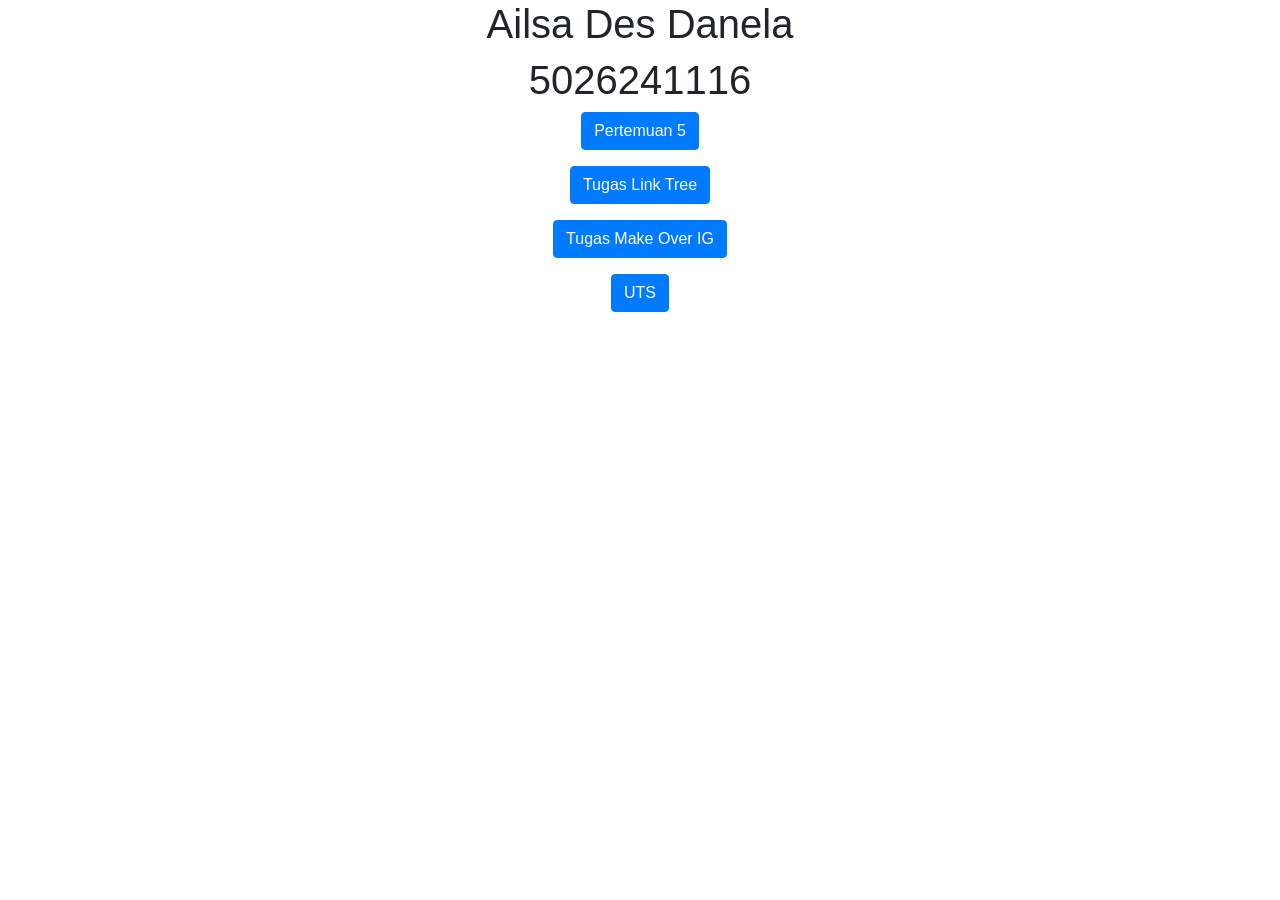
<file: index.html>
<!DOCTYPE html>
<html lang="en">

<head>
    <title>Bootstrap 4 Example</title>
    <meta charset="utf-8">
    <meta name="viewport" content="width=device-width, initial-scale=1">
    <link rel="stylesheet" href="https://cdn.jsdelivr.net/npm/bootstrap@4.6.2/dist/css/bootstrap.min.css">
    <script src="https://cdn.jsdelivr.net/npm/jquery@3.7.1/dist/jquery.slim.min.js"></script>
    <script src="https://cdn.jsdelivr.net/npm/popper.js@1.16.1/dist/umd/popper.min.js"></script>
    <script src="https://cdn.jsdelivr.net/npm/bootstrap@4.6.2/dist/js/bootstrap.bundle.min.js"></script>
</head>

<body>

    <div class="container">
        <center>
            <h1>Ailsa Des Danela</h1>
            <h1>5026241116</h1>
            <p><a href="pertemuan5.html" target="_blank"><button class="btn btn-primary">Pertemuan 5</button></a></p>
            <p><a href="linktree.html" target="_blank"><button class="btn btn-primary">Tugas Link Tree</button></a></p>
            <p><a href="makeOverIG.html" target="_blank"><button class="btn btn-primary">Tugas Make Over IG</button></a></p>
            <p><a href="" target="_blank"></a><button class="btn btn-primary">UTS</button></a></p>
        </center>
    </div>

</body>
</html>
</file>
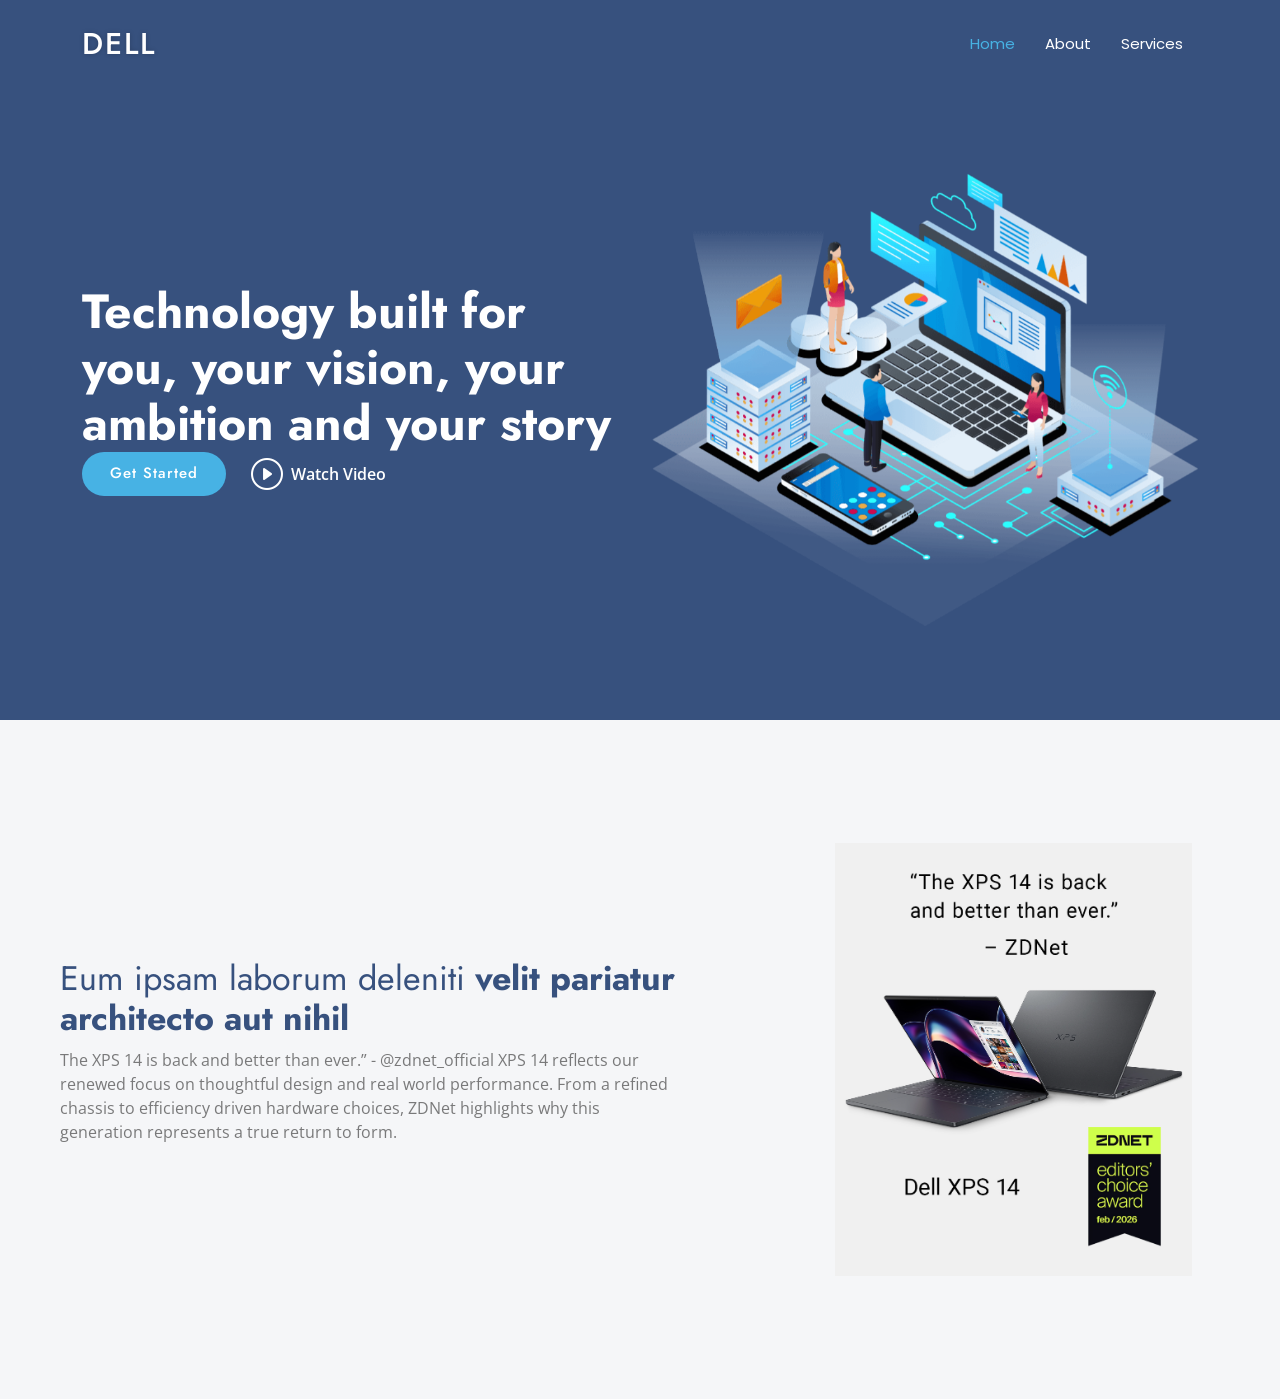
<file: pertemuan5.html>
<!DOCTYPE html>
<html lang="en">

<head>
    <meta charset="utf-8">
    <meta content="width=device-width, initial-scale=1.0" name="viewport">
    <title>DELL</title>
    <meta name="description" content="">
    <meta name="keywords" content="">

    <!-- Favicons -->
    <link href="assets/img/favicon.png" rel="icon">
    <link href="assets/img/apple-touch-icon.png" rel="apple-touch-icon">

    <!-- Fonts -->
    <link href="https://fonts.googleapis.com" rel="preconnect">
    <link href="https://fonts.gstatic.com" rel="preconnect" crossorigin>
    <link
        href="https://fonts.googleapis.com/css2?family=Open+Sans:ital,wght@0,300;0,400;0,500;0,600;0,700;0,800;1,300;1,400;1,500;1,600;1,700;1,800&family=Poppins:ital,wght@0,100;0,200;0,300;0,400;0,500;0,600;0,700;0,800;0,900;1,100;1,200;1,300;1,400;1,500;1,600;1,700;1,800;1,900&family=Jost:ital,wght@0,100;0,200;0,300;0,400;0,500;0,600;0,700;0,800;0,900;1,100;1,200;1,300;1,400;1,500;1,600;1,700;1,800;1,900&display=swap"
        rel="stylesheet">

    <!-- Vendor CSS Files -->
    <link href="assets/vendor/bootstrap/css/bootstrap.min.css" rel="stylesheet">
    <link href="assets/vendor/bootstrap-icons/bootstrap-icons.css" rel="stylesheet">
    <link href="assets/vendor/aos/aos.css" rel="stylesheet">
    <link href="assets/vendor/glightbox/css/glightbox.min.css" rel="stylesheet">
    <link href="assets/vendor/swiper/swiper-bundle.min.css" rel="stylesheet">

    <!-- Main CSS File -->
    <link href="assets/css/main.css" rel="stylesheet">

    <!-- =======================================================
  * Template Name: Arsha
  * Template URL: https://bootstrapmade.com/arsha-free-bootstrap-html-template-corporate/
  * Updated: Feb 22 2025 with Bootstrap v5.3.3
  * Author: BootstrapMade.com
  * License: https://bootstrapmade.com/license/
  ======================================================== -->
</head>

<body class="index-page">
    <header id="header" class="header d-flex align-items-center fixed-top">
        <div class="container-fluid container-xl position-relative d-flex align-items-center">

            <a href="index.html" class="logo d-flex align-items-center me-auto">
                <!-- Uncomment the line below if you also wish to use an image logo -->
                <!-- <img src="assets/img/logo.webp" alt=""> -->
                <h1 class="sitename">DELL</h1>
            </a>

            <nav id="navmenu" class="navmenu">
                <ul>
                    <li><a href="#hero" class="active">Home</a></li>
                    <li><a href="#about">About</a></li>
                    <li><a href="#services">Services</a></li>
                    <ul>
                        <i class="mobile-nav-toggle d-xl-none bi bi-list"></i>
            </nav>

        </div>
    </header>

    <main class="main">
        <!-- Hero Section -->
        <section id="hero" class="hero section dark-background">

            <div class="container">
                <div class="row gy-4">
                    <div class="col-lg-6 order-2 order-lg-1 d-flex flex-column justify-content-center"
                        data-aos="zoom-out">
                        <h1>Technology built for you, your vision, your ambition and your story</h1>

                        <div class="d-flex">
                            <a href="#about" class="btn-get-started">Get Started</a>
                            <a href="visitstore.bio/dell?tab=ig"
                                class="glightbox btn-watch-video d-flex align-items-center"><i
                                    class="bi bi-play-circle"></i><span>Watch Video</span></a>
                        </div>
                    </div>
                    <div class="col-lg-6 order-1 order-lg-2 hero-img" data-aos="zoom-out" data-aos-delay="200">
                        <img src="assets/img/hero-img.png" class="img-fluid animated" alt="">
                    </div>
                </div>
            </div>

        </section><!-- /Hero Section -->

        <!-- Why Us Section -->
        <section id="why-us" class="section why-us light-background" data-builder="section">

            <div class="container-fluid">

                <div class="row gy-4">

                    <div class="col-lg-7 d-flex flex-column justify-content-center order-2 order-lg-1">

                        <div class="content px-xl-5" data-aos="fade-up" data-aos-delay="100">
                            <h3><span>Eum ipsam laborum deleniti </span><strong>velit pariatur architecto aut
                                    nihil</strong></h3>
                            <p>
                                The XPS 14 is back and better than ever.” - @zdnet_official
                                XPS 14 reflects our renewed focus on thoughtful design and real world performance. From
                                a refined chassis to efficiency driven hardware choices, ZDNet highlights why this
                                generation represents a true return to form.

                            </p>
                        </div>

                    </div>


                    <div class="col-lg-5 order-1 order-lg-2 why-us-img">
                        <img src="assets/img/FOTO DELL.png" class="img-fluid" alt="" data-aos="zoom-in"
                            data-aos-delay="100">
                    </div>
                </div>

            </div>

        </section><!-- /Why Us Section -->
    </main>


    <!-- Scroll Top -->
    <a href="#" id="scroll-top" class="scroll-top d-flex align-items-center justify-content-center"><i
            class="bi bi-arrow-up-short"></i></a>

    <!-- Preloader -->
    <div id="preloader"></div>

    <!-- Vendor JS Files -->
    <script src="assets/vendor/bootstrap/js/bootstrap.bundle.min.js"></script>
    <script src="assets/vendor/php-email-form/validate.js"></script>
    <script src="assets/vendor/aos/aos.js"></script>
    <script src="assets/vendor/glightbox/js/glightbox.min.js"></script>
    <script src="assets/vendor/swiper/swiper-bundle.min.js"></script>
    <script src="assets/vendor/waypoints/noframework.waypoints.js"></script>
    <script src="assets/vendor/imagesloaded/imagesloaded.pkgd.min.js"></script>
    <script src="assets/vendor/isotope-layout/isotope.pkgd.min.js"></script>

    <!-- Main JS File -->
    <script src="assets/js/main.js"></script>

</body>

</html>
</file>
<file: assets/css/main.css>
/**
* Template Name: Arsha
* Template URL: https://bootstrapmade.com/arsha-free-bootstrap-html-template-corporate/
* Updated: Feb 22 2025 with Bootstrap v5.3.3
* Author: BootstrapMade.com
* License: https://bootstrapmade.com/license/
*/

/*--------------------------------------------------------------
# Font & Color Variables
# Help: https://bootstrapmade.com/color-system/
--------------------------------------------------------------*/
/* Fonts */
:root {
  --default-font: "Open Sans",  system-ui, -apple-system, "Segoe UI", Roboto, "Helvetica Neue", Arial, "Noto Sans", "Liberation Sans", sans-serif, "Apple Color Emoji", "Segoe UI Emoji", "Segoe UI Symbol", "Noto Color Emoji";
  --heading-font: "Jost",  sans-serif;
  --nav-font: "Poppins",  sans-serif;
}

/* Global Colors - The following color variables are used throughout the website. Updating them here will change the color scheme of the entire website */
:root { 
  --background-color: #ffffff; /* Background color for the entire website, including individual sections */
  --default-color: #444444; /* Default color used for the majority of the text content across the entire website */
  --heading-color: #37517e; /* Color for headings, subheadings and title throughout the website */
  --accent-color: #47b2e4; /* Accent color that represents your brand on the website. It's used for buttons, links, and other elements that need to stand out */
  --surface-color: #ffffff; /* The surface color is used as a background of boxed elements within sections, such as cards, icon boxes, or other elements that require a visual separation from the global background. */
  --contrast-color: #ffffff; /* Contrast color for text, ensuring readability against backgrounds of accent, heading, or default colors. */
}

/* Nav Menu Colors - The following color variables are used specifically for the navigation menu. They are separate from the global colors to allow for more customization options */
:root {
  --nav-color: #ffffff;  /* The default color of the main navmenu links */
  --nav-hover-color: #47b2e4; /* Applied to main navmenu links when they are hovered over or active */
  --nav-mobile-background-color: #ffffff; /* Used as the background color for mobile navigation menu */
  --nav-dropdown-background-color: #ffffff; /* Used as the background color for dropdown items that appear when hovering over primary navigation items */
  --nav-dropdown-color: #444444; /* Used for navigation links of the dropdown items in the navigation menu. */
  --nav-dropdown-hover-color: #47b2e4; /* Similar to --nav-hover-color, this color is applied to dropdown navigation links when they are hovered over. */
}

/* Color Presets - These classes override global colors when applied to any section or element, providing reuse of the sam color scheme. */

.light-background {
  --background-color: #f5f6f8;
  --surface-color: #ffffff;
}

.dark-background {
  --background-color: #37517e;
  --default-color: #ffffff;
  --heading-color: #ffffff;
  --surface-color: #4668a2;
  --contrast-color: #ffffff;
}

/* Smooth scroll */
:root {
  scroll-behavior: smooth;
}

/*--------------------------------------------------------------
# General Styling & Shared Classes
--------------------------------------------------------------*/
body {
  color: var(--default-color);
  background-color: var(--background-color);
  font-family: var(--default-font);
}

a {
  color: var(--accent-color);
  text-decoration: none;
  transition: 0.3s;
}

a:hover {
  color: color-mix(in srgb, var(--accent-color), transparent 25%);
  text-decoration: none;
}

h1,
h2,
h3,
h4,
h5,
h6 {
  color: var(--heading-color);
  font-family: var(--heading-font);
}

/* PHP Email Form Messages
------------------------------*/
.php-email-form .error-message {
  display: none;
  background: #df1529;
  color: #ffffff;
  text-align: left;
  padding: 15px;
  margin-bottom: 24px;
  font-weight: 600;
}

.php-email-form .sent-message {
  display: none;
  color: #ffffff;
  background: #059652;
  text-align: center;
  padding: 15px;
  margin-bottom: 24px;
  font-weight: 600;
}

.php-email-form .loading {
  display: none;
  background: var(--surface-color);
  text-align: center;
  padding: 15px;
  margin-bottom: 24px;
}

.php-email-form .loading:before {
  content: "";
  display: inline-block;
  border-radius: 50%;
  width: 24px;
  height: 24px;
  margin: 0 10px -6px 0;
  border: 3px solid var(--accent-color);
  border-top-color: var(--surface-color);
  animation: php-email-form-loading 1s linear infinite;
}

@keyframes php-email-form-loading {
  0% {
    transform: rotate(0deg);
  }

  100% {
    transform: rotate(360deg);
  }
}

/*--------------------------------------------------------------
# Global Header
--------------------------------------------------------------*/
.header {
  --background-color: #3d4d6a;
  --heading-color: #ffffff;
  color: var(--default-color);
  background-color: var(--background-color);
  padding: 15px 0;
  transition: all 0.5s;
  z-index: 997;
}

.header .logo {
  line-height: 1;
}

.header .logo img {
  max-height: 36px;
  margin-right: 8px;
}

.header .logo h1 {
  font-size: 30px;
  margin: 0;
  font-weight: 500;
  color: var(--heading-color);
  letter-spacing: 2px;
  text-transform: uppercase;
}

.header .btn-getstarted,
.header .btn-getstarted:focus {
  color: var(--contrast-color);
  background: var(--accent-color);
  font-size: 14px;
  padding: 8px 25px;
  margin: 0 0 0 30px;
  border-radius: 50px;
  transition: 0.3s;
}

.header .btn-getstarted:hover,
.header .btn-getstarted:focus:hover {
  color: var(--contrast-color);
  background: color-mix(in srgb, var(--accent-color), transparent 15%);
}

@media (max-width: 1200px) {
  .header .logo {
    order: 1;
  }

  .header .btn-getstarted {
    order: 2;
    margin: 0 15px 0 0;
    padding: 6px 15px;
  }

  .header .navmenu {
    order: 3;
  }
}

/* Index Page Header
------------------------------*/
.index-page .header {
  --background-color: rgba(255, 255, 255, 0);
  --heading-color: #ffffff;
  --nav-color: #ffffff;
}

/* Index Page Header on Scroll
------------------------------*/
.index-page.scrolled .header {
  --background-color: rgba(40, 58, 90, 0.9);
}

/*--------------------------------------------------------------
# Navigation Menu
--------------------------------------------------------------*/
/* Desktop Navigation */
@media (min-width: 1200px) {
  .navmenu {
    padding: 0;
  }

  .navmenu ul {
    margin: 0;
    padding: 0;
    display: flex;
    list-style: none;
    align-items: center;
  }

  .navmenu li {
    position: relative;
  }

  .navmenu a,
  .navmenu a:focus {
    color: var(--nav-color);
    padding: 18px 15px;
    font-size: 15px;
    font-family: var(--nav-font);
    font-weight: 400;
    display: flex;
    align-items: center;
    justify-content: space-between;
    white-space: nowrap;
    transition: 0.3s;
  }

  .navmenu a i,
  .navmenu a:focus i {
    font-size: 12px;
    line-height: 0;
    margin-left: 5px;
    transition: 0.3s;
  }

  .navmenu li:last-child a {
    padding-right: 0;
  }

  .navmenu li:hover>a,
  .navmenu .active,
  .navmenu .active:focus {
    color: var(--nav-hover-color);
  }

  .navmenu .dropdown ul {
    margin: 0;
    padding: 10px 0;
    background: var(--nav-dropdown-background-color);
    display: block;
    position: absolute;
    visibility: hidden;
    left: 14px;
    top: 130%;
    opacity: 0;
    transition: 0.3s;
    border-radius: 4px;
    z-index: 99;
    box-shadow: 0px 0px 30px rgba(0, 0, 0, 0.1);
  }

  .navmenu .dropdown ul li {
    min-width: 200px;
  }

  .navmenu .dropdown ul a {
    padding: 10px 20px;
    font-size: 15px;
    text-transform: none;
    color: var(--nav-dropdown-color);
  }

  .navmenu .dropdown ul a i {
    font-size: 12px;
  }

  .navmenu .dropdown ul a:hover,
  .navmenu .dropdown ul .active:hover,
  .navmenu .dropdown ul li:hover>a {
    color: var(--nav-dropdown-hover-color);
  }

  .navmenu .dropdown:hover>ul {
    opacity: 1;
    top: 100%;
    visibility: visible;
  }

  .navmenu .dropdown .dropdown ul {
    top: 0;
    left: -90%;
    visibility: hidden;
  }

  .navmenu .dropdown .dropdown:hover>ul {
    opacity: 1;
    top: 0;
    left: -100%;
    visibility: visible;
  }

  .navmenu .megamenu {
    position: static;
  }

  .navmenu .megamenu ul {
    margin: 0;
    padding: 10px;
    background: var(--nav-dropdown-background-color);
    box-shadow: 0px 0px 20px rgba(0, 0, 0, 0.1);
    position: absolute;
    top: 130%;
    left: 0;
    right: 0;
    visibility: hidden;
    opacity: 0;
    display: flex;
    transition: 0.3s;
    border-radius: 4px;
    z-index: 99;
  }

  .navmenu .megamenu ul li {
    flex: 1;
  }

  .navmenu .megamenu ul li a,
  .navmenu .megamenu ul li:hover>a {
    padding: 10px 20px;
    font-size: 15px;
    color: var(--nav-dropdown-color);
  }

  .navmenu .megamenu ul li a:hover,
  .navmenu .megamenu ul li .active,
  .navmenu .megamenu ul li .active:hover {
    color: var(--nav-dropdown-hover-color);
  }

  .navmenu .megamenu:hover>ul {
    opacity: 1;
    top: 100%;
    visibility: visible;
  }

  .navmenu .dd-box-shadow {
    box-shadow: 0px 0px 30px rgba(0, 0, 0, 0.1);
  }
}

/* Mobile Navigation */
@media (max-width: 1199px) {
  .mobile-nav-toggle {
    color: var(--nav-color);
    font-size: 28px;
    line-height: 0;
    margin-right: 10px;
    cursor: pointer;
    transition: color 0.3s;
  }

  .navmenu {
    padding: 0;
    z-index: 9997;
  }

  .navmenu ul {
    display: none;
    list-style: none;
    position: absolute;
    inset: 60px 20px 20px 20px;
    padding: 10px 0;
    margin: 0;
    border-radius: 6px;
    background-color: var(--nav-mobile-background-color);
    overflow-y: auto;
    transition: 0.3s;
    z-index: 9998;
    box-shadow: 0px 0px 30px rgba(0, 0, 0, 0.1);
  }

  .navmenu a,
  .navmenu a:focus {
    color: var(--nav-dropdown-color);
    padding: 10px 20px;
    font-family: var(--nav-font);
    font-size: 17px;
    font-weight: 500;
    display: flex;
    align-items: center;
    justify-content: space-between;
    white-space: nowrap;
    transition: 0.3s;
  }

  .navmenu a i,
  .navmenu a:focus i {
    font-size: 12px;
    line-height: 0;
    margin-left: 5px;
    width: 30px;
    height: 30px;
    display: flex;
    align-items: center;
    justify-content: center;
    border-radius: 50%;
    transition: 0.3s;
    background-color: color-mix(in srgb, var(--accent-color), transparent 90%);
  }

  .navmenu a i:hover,
  .navmenu a:focus i:hover {
    background-color: var(--accent-color);
    color: var(--contrast-color);
  }

  .navmenu a:hover,
  .navmenu .active,
  .navmenu .active:focus {
    color: var(--nav-dropdown-hover-color);
  }

  .navmenu .active i,
  .navmenu .active:focus i {
    background-color: var(--accent-color);
    color: var(--contrast-color);
    transform: rotate(180deg);
  }

  .navmenu .dropdown ul {
    position: static;
    display: none;
    z-index: 99;
    padding: 10px 0;
    margin: 10px 20px;
    background-color: var(--nav-dropdown-background-color);
    border: 1px solid color-mix(in srgb, var(--default-color), transparent 90%);
    box-shadow: none;
    transition: all 0.5s ease-in-out;
  }

  .navmenu .dropdown ul ul {
    background-color: rgba(33, 37, 41, 0.1);
  }

  .navmenu .dropdown>.dropdown-active {
    display: block;
    background-color: rgba(33, 37, 41, 0.03);
  }

  .mobile-nav-active {
    overflow: hidden;
  }

  .mobile-nav-active .mobile-nav-toggle {
    color: #fff;
    position: absolute;
    font-size: 32px;
    top: 15px;
    right: 15px;
    margin-right: 0;
    z-index: 9999;
  }

  .mobile-nav-active .navmenu {
    position: fixed;
    overflow: hidden;
    inset: 0;
    background: rgba(33, 37, 41, 0.8);
    transition: 0.3s;
  }

  .mobile-nav-active .navmenu>ul {
    display: block;
  }
}

/*--------------------------------------------------------------
# Global Footer
--------------------------------------------------------------*/
.footer {
  color: var(--default-color);
  background-color: var(--background-color);
  font-size: 14px;
  padding-bottom: 50px;
  position: relative;
}

.footer .footer-newsletter {
  background-color: color-mix(in srgb, var(--heading-color), transparent 95%);
  padding: 50px 0;
}

.footer .footer-newsletter h4 {
  font-size: 24px;
}

.footer .footer-newsletter .newsletter-form {
  margin-top: 30px;
  margin-bottom: 15px;
  padding: 6px 8px;
  position: relative;
  background-color: color-mix(in srgb, var(--background-color), transparent 50%);
  border: 1px solid color-mix(in srgb, var(--default-color), transparent 90%);
  box-shadow: 0px 2px 25px rgba(0, 0, 0, 0.1);
  display: flex;
  transition: 0.3s;
  border-radius: 50px;
}

.footer .footer-newsletter .newsletter-form:focus-within {
  border-color: var(--accent-color);
}

.footer .footer-newsletter .newsletter-form input[type=email] {
  border: 0;
  padding: 4px;
  width: 100%;
  background-color: color-mix(in srgb, var(--background-color), transparent 50%);
  color: var(--default-color);
}

.footer .footer-newsletter .newsletter-form input[type=email]:focus-visible {
  outline: none;
}

.footer .footer-newsletter .newsletter-form input[type=submit] {
  border: 0;
  font-size: 16px;
  padding: 0 20px;
  margin: -7px -8px -7px 0;
  background: var(--accent-color);
  color: var(--contrast-color);
  transition: 0.3s;
  border-radius: 50px;
}

.footer .footer-newsletter .newsletter-form input[type=submit]:hover {
  background: color-mix(in srgb, var(--accent-color), transparent 20%);
}

.footer .footer-top {
  padding-top: 50px;
}

.footer .social-links a {
  display: flex;
  align-items: center;
  justify-content: center;
  width: 40px;
  height: 40px;
  border-radius: 50%;
  border: 1px solid color-mix(in srgb, var(--default-color), transparent 50%);
  font-size: 16px;
  color: color-mix(in srgb, var(--default-color), transparent 20%);
  margin-right: 10px;
  transition: 0.3s;
}

.footer .social-links a:hover {
  color: var(--accent-color);
  border-color: var(--accent-color);
}

.footer h4 {
  font-size: 16px;
  font-weight: bold;
  position: relative;
  padding-bottom: 12px;
}

.footer .footer-links {
  margin-bottom: 30px;
}

.footer .footer-links ul {
  list-style: none;
  padding: 0;
  margin: 0;
}

.footer .footer-links ul i {
  margin-right: 3px;
  font-size: 12px;
  line-height: 0;
  color: var(--accent-color);
}

.footer .footer-links ul li {
  padding: 10px 0;
  display: flex;
  align-items: center;
}

.footer .footer-links ul li:first-child {
  padding-top: 0;
}

.footer .footer-links ul a {
  display: inline-block;
  color: color-mix(in srgb, var(--default-color), transparent 20%);
  line-height: 1;
}

.footer .footer-links ul a:hover {
  color: var(--accent-color);
}

.footer .footer-about a {
  color: var(--heading-color);
  font-size: 28px;
  font-weight: 600;
  text-transform: uppercase;
  font-family: var(--heading-font);
}

.footer .footer-contact p {
  margin-bottom: 5px;
}

.footer .copyright {
  padding-top: 25px;
  padding-bottom: 25px;
  border-top: 1px solid color-mix(in srgb, var(--default-color), transparent 90%);
}

.footer .copyright p {
  margin-bottom: 0;
}

.footer .credits {
  margin-top: 6px;
  font-size: 13px;
}

/*--------------------------------------------------------------
# Preloader
--------------------------------------------------------------*/
#preloader {
  position: fixed;
  inset: 0;
  z-index: 999999;
  overflow: hidden;
  background: var(--background-color);
  transition: all 0.6s ease-out;
}

#preloader:before {
  content: "";
  position: fixed;
  top: calc(50% - 30px);
  left: calc(50% - 30px);
  border: 6px solid #ffffff;
  border-color: var(--accent-color) transparent var(--accent-color) transparent;
  border-radius: 50%;
  width: 60px;
  height: 60px;
  animation: animate-preloader 1.5s linear infinite;
}

@keyframes animate-preloader {
  0% {
    transform: rotate(0deg);
  }

  100% {
    transform: rotate(360deg);
  }
}

/*--------------------------------------------------------------
# Scroll Top Button
--------------------------------------------------------------*/
.scroll-top {
  position: fixed;
  visibility: hidden;
  opacity: 0;
  right: 15px;
  bottom: -15px;
  z-index: 99999;
  background-color: var(--accent-color);
  width: 44px;
  height: 44px;
  border-radius: 50px;
  transition: all 0.4s;
}

.scroll-top i {
  font-size: 24px;
  color: var(--contrast-color);
  line-height: 0;
}

.scroll-top:hover {
  background-color: color-mix(in srgb, var(--accent-color), transparent 20%);
  color: var(--contrast-color);
}

.scroll-top.active {
  visibility: visible;
  opacity: 1;
  bottom: 15px;
}

/*--------------------------------------------------------------
# Disable aos animation delay on mobile devices
--------------------------------------------------------------*/
@media screen and (max-width: 768px) {
  [data-aos-delay] {
    transition-delay: 0 !important;
  }
}

/*--------------------------------------------------------------
# Global Page Titles & Breadcrumbs
--------------------------------------------------------------*/
.page-title {
  --background-color: color-mix(in srgb, var(--default-color), transparent 96%);
  color: var(--default-color);
  background-color: var(--background-color);
  padding: 20px 0;
  position: relative;
}

.page-title h1 {
  font-size: 28px;
  font-weight: 700;
  margin: 0;
}

.page-title .breadcrumbs ol {
  display: flex;
  flex-wrap: wrap;
  list-style: none;
  padding: 0 0 10px 0;
  margin: 0;
  font-size: 14px;
}

.page-title .breadcrumbs ol li+li {
  padding-left: 10px;
}

.page-title .breadcrumbs ol li+li::before {
  content: "/";
  display: inline-block;
  padding-right: 10px;
  color: color-mix(in srgb, var(--default-color), transparent 70%);
}

/*--------------------------------------------------------------
# Global Sections
--------------------------------------------------------------*/
section,
.section {
  color: var(--default-color);
  background-color: var(--background-color);
  padding: 60px 0;
  scroll-margin-top: 88px;
  overflow: clip;
}

@media (max-width: 1199px) {

  section,
  .section {
    scroll-margin-top: 66px;
  }
}

/*--------------------------------------------------------------
# Global Section Titles
--------------------------------------------------------------*/
.section-title {
  text-align: center;
  padding-bottom: 60px;
  position: relative;
}

.section-title h2 {
  font-size: 32px;
  font-weight: 700;
  margin-bottom: 20px;
  padding-bottom: 20px;
  text-transform: uppercase;
  position: relative;
}

.section-title h2:before {
  content: "";
  position: absolute;
  display: block;
  width: 160px;
  height: 1px;
  background: color-mix(in srgb, var(--default-color), transparent 60%);
  left: 0;
  right: 0;
  bottom: 1px;
  margin: auto;
}

.section-title h2::after {
  content: "";
  position: absolute;
  display: block;
  width: 60px;
  height: 3px;
  background: var(--accent-color);
  left: 0;
  right: 0;
  bottom: 0;
  margin: auto;
}

.section-title p {
  margin-bottom: 0;
}

/*--------------------------------------------------------------
# Hero Section
--------------------------------------------------------------*/
.hero {
  width: 100%;
  min-height: 80vh;
  position: relative;
  padding: 120px 0 60px 0;
  display: flex;
  align-items: center;
}

.hero h1 {
  margin: 0;
  font-size: 48px;
  font-weight: 700;
  line-height: 56px;
}

.hero p {
  color: color-mix(in srgb, var(--default-color), transparent 30%);
  margin: 5px 0 30px 0;
  font-size: 22px;
  line-height: 1.3;
  font-weight: 600;
}

.hero .btn-get-started {
  color: var(--contrast-color);
  background: var(--accent-color);
  font-family: var(--heading-font);
  font-weight: 500;
  font-size: 15px;
  letter-spacing: 1px;
  display: inline-block;
  padding: 10px 28px 12px 28px;
  border-radius: 50px;
  transition: 0.5s;
}

.hero .btn-get-started:hover {
  color: var(--contrast-color);
  background: color-mix(in srgb, var(--accent-color), transparent 15%);
}

.hero .btn-watch-video {
  font-size: 16px;
  transition: 0.5s;
  margin-left: 25px;
  color: var(--default-color);
  font-weight: 600;
}

.hero .btn-watch-video i {
  color: var(--contrast-color);
  font-size: 32px;
  transition: 0.3s;
  line-height: 0;
  margin-right: 8px;
}

.hero .btn-watch-video:hover {
  color: var(--accent-color);
}

.hero .btn-watch-video:hover i {
  color: color-mix(in srgb, var(--accent-color), transparent 15%);
}

.hero .animated {
  animation: up-down 2s ease-in-out infinite alternate-reverse both;
}

@media (max-width: 640px) {
  .hero h1 {
    font-size: 28px;
    line-height: 36px;
  }

  .hero p {
    font-size: 18px;
    line-height: 24px;
    margin-bottom: 30px;
  }

  .hero .btn-get-started,
  .hero .btn-watch-video {
    font-size: 13px;
  }
}

@keyframes up-down {
  0% {
    transform: translateY(10px);
  }

  100% {
    transform: translateY(-10px);
  }
}

/*--------------------------------------------------------------
# Clients Section
--------------------------------------------------------------*/
.clients {
  padding: 12px 0;
}

.clients .swiper {
  padding: 10px 0;
}

.clients .swiper-wrapper {
  height: auto;
}

.clients .swiper-slide img {
  transition: 0.3s;
  padding: 0 10px;
}

.clients .swiper-slide img:hover {
  transform: scale(1.1);
}

/*--------------------------------------------------------------
# About Section
--------------------------------------------------------------*/
.about ul {
  list-style: none;
  padding: 0;
}

.about ul li {
  padding-bottom: 5px;
  display: flex;
  align-items: center;
}

.about ul i {
  font-size: 20px;
  padding-right: 4px;
  color: var(--accent-color);
}

.about .read-more {
  color: var(--accent-color);
  font-family: var(--heading-font);
  font-weight: 500;
  font-size: 16px;
  letter-spacing: 1px;
  padding: 8px 28px;
  border-radius: 5px;
  transition: 0.3s;
  display: inline-flex;
  align-items: center;
  justify-content: center;
  border: 2px solid var(--accent-color);
}

.about .read-more i {
  font-size: 18px;
  margin-left: 5px;
  line-height: 0;
  transition: 0.3s;
}

.about .read-more:hover {
  background: var(--accent-color);
  color: var(--contrast-color);
}

.about .read-more:hover i {
  transform: translate(5px, 0);
}

/*--------------------------------------------------------------
# Why Us Section
--------------------------------------------------------------*/
.why-us {
  padding: 30px 0;
}

.why-us .content h3 {
  font-weight: 400;
  font-size: 34px;
}

.why-us .content p {
  color: color-mix(in srgb, var(--default-color), transparent 30%);
}

.why-us .faq-container .faq-item {
  background-color: var(--surface-color);
  position: relative;
  padding: 20px;
  margin-bottom: 20px;
  box-shadow: 0px 5px 25px 0px rgba(0, 0, 0, 0.1);
  overflow: hidden;
}

.why-us .faq-container .faq-item:last-child {
  margin-bottom: 0;
}

.why-us .faq-container .faq-item h3 {
  font-weight: 500;
  font-size: 17px;
  line-height: 24px;
  margin: 0 30px 0 0;
  transition: 0.3s;
  cursor: pointer;
}

.why-us .faq-container .faq-item h3 span {
  color: var(--accent-color);
  padding-right: 5px;
  font-weight: 600;
}

.why-us .faq-container .faq-item h3:hover {
  color: var(--accent-color);
}

.why-us .faq-container .faq-item .faq-content {
  display: grid;
  grid-template-rows: 0fr;
  transition: 0.3s ease-in-out;
  visibility: hidden;
  opacity: 0;
}

.why-us .faq-container .faq-item .faq-content p {
  margin-bottom: 0;
  overflow: hidden;
}

.why-us .faq-container .faq-item .faq-icon {
  position: absolute;
  top: 22px;
  left: 20px;
  font-size: 22px;
  line-height: 0;
  transition: 0.3s;
  color: var(--accent-color);
}

.why-us .faq-container .faq-item .faq-toggle {
  position: absolute;
  top: 20px;
  right: 20px;
  font-size: 16px;
  line-height: 0;
  transition: 0.3s;
  cursor: pointer;
}

.why-us .faq-container .faq-item .faq-toggle:hover {
  color: var(--accent-color);
}

.why-us .faq-container .faq-active h3 {
  color: var(--accent-color);
}

.why-us .faq-container .faq-active .faq-content {
  grid-template-rows: 1fr;
  visibility: visible;
  opacity: 1;
  padding-top: 10px;
}

.why-us .faq-container .faq-active .faq-toggle {
  transform: rotate(90deg);
  color: var(--accent-color);
}

.why-us .why-us-img {
  display: flex;
  align-items: center;
  justify-content: center;
}

.why-us .why-us-img img {
  max-height: 70%;
}

/*--------------------------------------------------------------
# Skills Section
--------------------------------------------------------------*/
.skills .content h3 {
  font-size: 2rem;
  font-weight: 700;
}

.skills .content p {
  color: color-mix(in srgb, var(--default-color), transparent 30%);
}

.skills .content p:last-child {
  margin-bottom: 0;
}

.skills .content ul {
  list-style: none;
  padding: 0;
}

.skills .content ul li {
  padding-bottom: 10px;
}

.skills .progress {
  height: 60px;
  display: block;
  background: none;
  border-radius: 0;
}

.skills .progress .skill {
  color: var(--default-color);
  padding: 0;
  margin: 0 0 6px 0;
  text-transform: uppercase;
  display: block;
  font-weight: 600;
  font-family: var(--heading-font);
}

.skills .progress .skill .val {
  float: right;
  font-style: normal;
}

.skills .progress-bar-wrap {
  background: color-mix(in srgb, var(--heading-color), transparent 90%);
  height: 10px;
}

.skills .progress-bar {
  width: 1px;
  height: 10px;
  transition: 0.9s;
  background-color: var(--heading-color);
}

/*--------------------------------------------------------------
# Services Section
--------------------------------------------------------------*/
.services .service-item {
  background-color: var(--surface-color);
  box-shadow: 0px 5px 90px 0px rgba(0, 0, 0, 0.1);
  padding: 50px 30px;
  transition: all ease-in-out 0.4s;
  height: 100%;
}

.services .service-item .icon {
  margin-bottom: 10px;
}

.services .service-item .icon i {
  color: var(--accent-color);
  font-size: 36px;
  transition: 0.3s;
}

.services .service-item h4 {
  font-weight: 700;
  margin-bottom: 15px;
  font-size: 20px;
}

.services .service-item h4 a {
  color: var(--heading-color);
  transition: ease-in-out 0.3s;
}

.services .service-item p {
  line-height: 24px;
  font-size: 14px;
  margin-bottom: 0;
}

.services .service-item:hover {
  transform: translateY(-10px);
}

.services .service-item:hover h4 a {
  color: var(--accent-color);
}

/*--------------------------------------------------------------
# Work Process Section
--------------------------------------------------------------*/
.work-process .steps-item {
  background: var(--surface-color);
  border-radius: 20px;
  height: 100%;
  transition: all 0.3s ease-in-out;
  box-shadow: 0 5px 20px color-mix(in srgb, var(--default-color), transparent 92%);
}

.work-process .steps-item .steps-image {
  border-radius: 20px 20px 0 0;
  overflow: hidden;
}

.work-process .steps-item:hover {
  transform: translateY(-10px);
  box-shadow: 0 15px 30px color-mix(in srgb, var(--accent-color), transparent 85%);
}

.work-process .steps-item:hover .steps-number {
  background: var(--accent-color);
  color: var(--contrast-color);
}

.work-process .steps-item:hover .steps-image img {
  transform: scale(1.1);
}

.work-process .steps-image {
  position: relative;
  height: 280px;
}

.work-process .steps-image img {
  width: 100%;
  height: 100%;
  object-fit: cover;
  transition: transform 0.6s ease;
}

.work-process .steps-content {
  position: relative;
  padding: 40px 30px 30px;
}

.work-process .steps-content .steps-number {
  position: absolute;
  left: 30px;
  top: -30px;
  width: 60px;
  height: 60px;
  background: var(--accent-color);
  color: var(--contrast-color);
  border-radius: 50%;
  font-family: var(--heading-font);
  font-size: 24px;
  font-weight: 700;
  display: flex;
  align-items: center;
  justify-content: center;
  transition: all 0.3s ease-in-out;
}

.work-process .steps-content h3 {
  font-size: 24px;
  font-weight: 700;
  margin-bottom: 15px;
}

.work-process .steps-content p {
  font-size: 15px;
  color: color-mix(in srgb, var(--default-color), transparent 20%);
  margin-bottom: 25px;
}

.work-process .steps-features .feature-item {
  display: flex;
  align-items: center;
  margin-bottom: 12px;
}

.work-process .steps-features .feature-item:last-child {
  margin-bottom: 0;
}

.work-process .steps-features .feature-item i {
  color: var(--accent-color);
  font-size: 18px;
  margin-right: 10px;
}

.work-process .steps-features .feature-item span {
  font-size: 14px;
  color: color-mix(in srgb, var(--default-color), transparent 15%);
}

@media (max-width: 1199px) {
  .work-process .steps-image {
    height: 240px;
  }

  .work-process .steps-content {
    padding: 35px 25px 25px;
  }

  .work-process .steps-content h3 {
    font-size: 22px;
  }
}

@media (max-width: 991px) {
  .work-process .steps-item {
    margin-bottom: 30px;
  }

  .work-process .steps-image {
    height: 220px;
  }

  .work-process .steps-content {
    padding: 30px 20px 20px;
  }

  .work-process .steps-content .steps-number {
    width: 50px;
    height: 50px;
    font-size: 20px;
    left: 25px;
    top: -25px;
  }

  .work-process .steps-content h3 {
    font-size: 20px;
    margin-bottom: 12px;
  }

  .work-process .steps-content p {
    font-size: 14px;
    margin-bottom: 20px;
  }
}

/*--------------------------------------------------------------
# Call To Action Section
--------------------------------------------------------------*/
.call-to-action {
  padding: 120px 0;
  position: relative;
  clip-path: inset(0);
}

.call-to-action img {
  position: fixed;
  top: 0;
  left: 0;
  display: block;
  width: 100%;
  height: 100%;
  object-fit: cover;
  z-index: 1;
}

.call-to-action:before {
  content: "";
  background: color-mix(in srgb, var(--background-color), transparent 35%);
  position: absolute;
  inset: 0;
  z-index: 2;
}

.call-to-action .container {
  position: relative;
  z-index: 3;
}

.call-to-action h3 {
  color: var(--default-color);
  font-size: 28px;
  font-weight: 700;
}

.call-to-action p {
  color: var(--default-color);
}

.call-to-action .cta-btn {
  font-family: var(--heading-font);
  font-weight: 500;
  font-size: 16px;
  letter-spacing: 1px;
  display: inline-block;
  padding: 12px 40px;
  border-radius: 50px;
  transition: 0.5s;
  margin: 10px;
  border: 2px solid var(--contrast-color);
  color: var(--contrast-color);
}

.call-to-action .cta-btn:hover {
  background: var(--accent-color);
  border: 2px solid var(--accent-color);
}

/*--------------------------------------------------------------
# Portfolio Section
--------------------------------------------------------------*/
.portfolio .portfolio-filters {
  padding: 0;
  margin: 0 auto 20px auto;
  list-style: none;
  text-align: center;
}

.portfolio .portfolio-filters li {
  cursor: pointer;
  display: inline-block;
  padding: 8px 20px 10px 20px;
  margin: 0;
  font-size: 15px;
  font-weight: 500;
  line-height: 1;
  margin-bottom: 5px;
  border-radius: 50px;
  transition: all 0.3s ease-in-out;
  font-family: var(--heading-font);
}

.portfolio .portfolio-filters li:hover,
.portfolio .portfolio-filters li.filter-active {
  color: var(--contrast-color);
  background-color: var(--accent-color);
}

.portfolio .portfolio-filters li:first-child {
  margin-left: 0;
}

.portfolio .portfolio-filters li:last-child {
  margin-right: 0;
}

@media (max-width: 575px) {
  .portfolio .portfolio-filters li {
    font-size: 14px;
    margin: 0 0 10px 0;
  }
}

.portfolio .portfolio-item {
  position: relative;
  overflow: hidden;
}

.portfolio .portfolio-item .portfolio-info {
  opacity: 0;
  position: absolute;
  left: 12px;
  right: 12px;
  bottom: -100%;
  z-index: 3;
  transition: all ease-in-out 0.5s;
  background: color-mix(in srgb, var(--background-color), transparent 10%);
  padding: 15px;
}

.portfolio .portfolio-item .portfolio-info h4 {
  font-size: 18px;
  font-weight: 600;
  padding-right: 50px;
}

.portfolio .portfolio-item .portfolio-info p {
  color: color-mix(in srgb, var(--default-color), transparent 30%);
  font-size: 14px;
  margin-bottom: 0;
  padding-right: 50px;
}

.portfolio .portfolio-item .portfolio-info .preview-link,
.portfolio .portfolio-item .portfolio-info .details-link {
  position: absolute;
  right: 50px;
  font-size: 24px;
  top: calc(50% - 14px);
  color: color-mix(in srgb, var(--default-color), transparent 30%);
  transition: 0.3s;
  line-height: 0;
}

.portfolio .portfolio-item .portfolio-info .preview-link:hover,
.portfolio .portfolio-item .portfolio-info .details-link:hover {
  color: var(--accent-color);
}

.portfolio .portfolio-item .portfolio-info .details-link {
  right: 14px;
  font-size: 28px;
}

.portfolio .portfolio-item:hover .portfolio-info {
  opacity: 1;
  bottom: 0;
}

/*--------------------------------------------------------------
# Team Section
--------------------------------------------------------------*/
.team .team-member {
  background-color: var(--surface-color);
  box-shadow: 0px 2px 15px rgba(0, 0, 0, 0.1);
  position: relative;
  border-radius: 5px;
  transition: 0.5s;
  padding: 30px;
  height: 100%;
}

@media (max-width: 468px) {
  .team .team-member {
    flex-direction: column;
    justify-content: center !important;
    align-items: center !important;
  }
}

.team .team-member .pic {
  overflow: hidden;
  width: 150px;
  border-radius: 50%;
  flex-shrink: 0;
}

.team .team-member .pic img {
  transition: ease-in-out 0.3s;
}

.team .team-member:hover {
  transform: translateY(-10px);
}

.team .team-member .member-info {
  padding-left: 30px;
}

@media (max-width: 468px) {
  .team .team-member .member-info {
    padding: 30px 0 0 0;
    text-align: center;
  }
}

.team .team-member h4 {
  font-weight: 700;
  margin-bottom: 5px;
  font-size: 20px;
}

.team .team-member span {
  display: block;
  font-size: 15px;
  padding-bottom: 10px;
  position: relative;
  font-weight: 500;
}

.team .team-member span::after {
  content: "";
  position: absolute;
  display: block;
  width: 50px;
  height: 1px;
  background: color-mix(in srgb, var(--default-color), transparent 85%);
  bottom: 0;
  left: 0;
}

@media (max-width: 468px) {
  .team .team-member span::after {
    left: calc(50% - 25px);
  }
}

.team .team-member p {
  margin: 10px 0 0 0;
  font-size: 14px;
}

.team .team-member .social {
  margin-top: 12px;
  display: flex;
  align-items: center;
  justify-content: start;
  width: 100%;
}

@media (max-width: 468px) {
  .team .team-member .social {
    justify-content: center;
  }
}

.team .team-member .social a {
  background: color-mix(in srgb, var(--default-color), transparent 94%);
  transition: ease-in-out 0.3s;
  display: flex;
  align-items: center;
  justify-content: center;
  border-radius: 50px;
  width: 36px;
  height: 36px;
}

.team .team-member .social a i {
  color: color-mix(in srgb, var(--default-color), transparent 20%);
  font-size: 16px;
  margin: 0 2px;
}

.team .team-member .social a:hover {
  background: var(--accent-color);
}

.team .team-member .social a:hover i {
  color: var(--contrast-color);
}

.team .team-member .social a+a {
  margin-left: 8px;
}

/*--------------------------------------------------------------
# Pricing Section
--------------------------------------------------------------*/
.pricing .pricing-item {
  background-color: var(--surface-color);
  box-shadow: 0 3px 20px -2px rgba(0, 0, 0, 0.1);
  border-top: 4px solid var(--background-color);
  padding: 60px 40px;
  height: 100%;
  border-radius: 5px;
}

.pricing h3 {
  font-weight: 600;
  margin-bottom: 15px;
  font-size: 20px;
}

.pricing h4 {
  color: var(--accent-color);
  font-size: 48px;
  font-weight: 400;
  font-family: var(--heading-font);
  margin-bottom: 0;
}

.pricing h4 sup {
  font-size: 28px;
}

.pricing h4 span {
  color: color-mix(in srgb, var(--default-color), transparent 50%);
  font-size: 18px;
}

.pricing ul {
  padding: 20px 0;
  list-style: none;
  color: color-mix(in srgb, var(--default-color), transparent 30%);
  text-align: left;
  line-height: 20px;
}

.pricing ul li {
  padding: 10px 0;
  display: flex;
  align-items: center;
}

.pricing ul i {
  color: #059652;
  font-size: 24px;
  padding-right: 3px;
}

.pricing ul .na {
  color: color-mix(in srgb, var(--default-color), transparent 60%);
}

.pricing ul .na i {
  color: color-mix(in srgb, var(--default-color), transparent 60%);
}

.pricing ul .na span {
  text-decoration: line-through;
}

.pricing .buy-btn {
  color: var(--accent-color);
  display: inline-block;
  padding: 8px 35px 10px 35px;
  border-radius: 50px;
  transition: none;
  font-size: 16px;
  font-weight: 500;
  font-family: var(--heading-font);
  transition: 0.3s;
  border: 1px solid var(--accent-color);
}

.pricing .buy-btn:hover {
  background: var(--accent-color);
  color: var(--contrast-color);
}

.pricing .featured {
  border-top-color: var(--accent-color);
}

.pricing .featured .buy-btn {
  background: var(--accent-color);
  color: var(--contrast-color);
}

@media (max-width: 992px) {
  .pricing .box {
    max-width: 60%;
    margin: 0 auto 30px auto;
  }
}

@media (max-width: 767px) {
  .pricing .box {
    max-width: 80%;
    margin: 0 auto 30px auto;
  }
}

@media (max-width: 420px) {
  .pricing .box {
    max-width: 100%;
    margin: 0 auto 30px auto;
  }
}

/*--------------------------------------------------------------
# Testimonials Section
--------------------------------------------------------------*/
.testimonials .section-header {
  margin-bottom: 40px;
}

.testimonials .testimonials-carousel,
.testimonials .testimonials-slider {
  overflow: hidden;
}

.testimonials .testimonial-item {
  text-align: center;
}

.testimonials .testimonial-item .testimonial-img {
  width: 120px;
  border-radius: 50%;
  border: 4px solid var(--background-color);
  margin: 0 auto;
}

.testimonials .testimonial-item h3 {
  font-size: 20px;
  font-weight: bold;
  margin: 10px 0 5px 0;
}

.testimonials .testimonial-item h4 {
  font-size: 14px;
  color: color-mix(in srgb, var(--default-color), transparent 40%);
  margin: 0 0 15px 0;
}

.testimonials .testimonial-item .stars {
  margin-bottom: 15px;
}

.testimonials .testimonial-item .stars i {
  color: #ffc107;
  margin: 0 1px;
}

.testimonials .testimonial-item .quote-icon-left,
.testimonials .testimonial-item .quote-icon-right {
  color: color-mix(in srgb, var(--accent-color), transparent 50%);
  font-size: 26px;
  line-height: 0;
}

.testimonials .testimonial-item .quote-icon-left {
  display: inline-block;
  left: -5px;
  position: relative;
}

.testimonials .testimonial-item .quote-icon-right {
  display: inline-block;
  right: -5px;
  position: relative;
  top: 10px;
  transform: scale(-1, -1);
}

.testimonials .testimonial-item p {
  font-style: italic;
  margin: 0 auto 15px auto;
}

.testimonials .swiper-wrapper {
  height: auto;
}

.testimonials .swiper-pagination {
  margin-top: 20px;
  position: relative;
}

.testimonials .swiper-pagination .swiper-pagination-bullet {
  width: 12px;
  height: 12px;
  opacity: 1;
  background-color: color-mix(in srgb, var(--default-color), transparent 85%);
}

.testimonials .swiper-pagination .swiper-pagination-bullet-active {
  background-color: var(--accent-color);
}

@media (min-width: 992px) {
  .testimonials .testimonial-item p {
    width: 80%;
  }
}

/*--------------------------------------------------------------
# Faq 2 Section
--------------------------------------------------------------*/
.faq-2 .faq-container {
  margin-top: 15px;
}

.faq-2 .faq-container .faq-item {
  background-color: var(--surface-color);
  position: relative;
  padding: 20px;
  margin-bottom: 20px;
  overflow: hidden;
}

.faq-2 .faq-container .faq-item:last-child {
  margin-bottom: 0;
}

.faq-2 .faq-container .faq-item h3 {
  font-weight: 600;
  font-size: 18px;
  line-height: 24px;
  margin: 0 30px 0 32px;
  transition: 0.3s;
  cursor: pointer;
}

.faq-2 .faq-container .faq-item h3 span {
  color: var(--accent-color);
  padding-right: 5px;
}

.faq-2 .faq-container .faq-item h3:hover {
  color: var(--accent-color);
}

.faq-2 .faq-container .faq-item .faq-content {
  display: grid;
  grid-template-rows: 0fr;
  transition: 0.3s ease-in-out;
  visibility: hidden;
  opacity: 0;
}

.faq-2 .faq-container .faq-item .faq-content p {
  margin-bottom: 0;
  overflow: hidden;
}

.faq-2 .faq-container .faq-item .faq-icon {
  position: absolute;
  top: 22px;
  left: 20px;
  font-size: 20px;
  line-height: 0;
  transition: 0.3s;
  color: var(--accent-color);
}

.faq-2 .faq-container .faq-item .faq-toggle {
  position: absolute;
  top: 20px;
  right: 20px;
  font-size: 16px;
  line-height: 0;
  transition: 0.3s;
  cursor: pointer;
}

.faq-2 .faq-container .faq-item .faq-toggle:hover {
  color: var(--accent-color);
}

.faq-2 .faq-container .faq-active h3 {
  color: var(--accent-color);
}

.faq-2 .faq-container .faq-active .faq-content {
  grid-template-rows: 1fr;
  visibility: visible;
  opacity: 1;
  padding-top: 10px;
}

.faq-2 .faq-container .faq-active .faq-toggle {
  transform: rotate(90deg);
  color: var(--accent-color);
}

/*--------------------------------------------------------------
# Subscribe Section
--------------------------------------------------------------*/
.subscribe .container {
  padding: 80px 80px 0 80px;
  background: color-mix(in srgb, var(--default-color), transparent 96%);
  border-radius: 15px;
}

@media (max-width: 992px) {
  .subscribe .container {
    padding: 60px 60px 0 60px;
  }
}

@media (max-width: 575px) {
  .subscribe .container {
    padding: 25px 15px 0 15px;
    border-radius: 0;
  }
}

.subscribe .cta-content h2 {
  font-size: 2.5rem;
  font-weight: 700;
  margin-bottom: 1rem;
}

.subscribe .cta-content p {
  font-size: 1.1rem;
  margin-bottom: 2rem;
}

.subscribe .cta-form .form-control {
  height: 50px;
  border-radius: 25px 0 0 25px;
  border: 1px solid var(--accent-color);
  padding-left: 20px;
}

.subscribe .cta-form .form-control:focus {
  box-shadow: none;
  border-color: var(--accent-color);
}

.subscribe .cta-form .btn {
  height: 50px;
  border-radius: 0 25px 25px 0;
  background-color: var(--accent-color);
  border-color: var(--accent-color);
  color: var(--contrast-color);
  padding: 0 30px;
  font-weight: 600;
  transition: all 0.3s ease;
}

.subscribe .cta-form .btn:hover {
  background-color: color-mix(in srgb, var(--accent-color), black 10%);
  border-color: color-mix(in srgb, var(--accent-color), black 10%);
}

@media (max-width: 575px) {
  .subscribe .cta-form .btn {
    padding: 0 15px;
  }
}

@media (max-width: 991px) {
  .subscribe .cta-content {
    text-align: center;
    margin-bottom: 2rem;
  }

  .subscribe .cta-image {
    text-align: center;
  }
}

/*--------------------------------------------------------------
# Recent Blog Postst Section
--------------------------------------------------------------*/
.recent-blog-postst .post-item {
  background: var(--surface-color);
  box-shadow: 0px 2px 20px rgba(0, 0, 0, 0.1);
  transition: 0.3s;
}

.recent-blog-postst .post-item .post-img img {
  transition: 0.5s;
}

.recent-blog-postst .post-item .post-date {
  position: absolute;
  right: 0;
  bottom: 0;
  background-color: var(--accent-color);
  color: var(--contrast-color);
  text-transform: uppercase;
  font-size: 13px;
  padding: 6px 12px;
  font-weight: 500;
}

.recent-blog-postst .post-item .post-content {
  padding: 30px;
}

.recent-blog-postst .post-item .post-title {
  color: var(--heading-color);
  font-size: 20px;
  font-weight: 700;
  transition: 0.3s;
  margin-bottom: 15px;
}

.recent-blog-postst .post-item .meta i {
  font-size: 16px;
  color: var(--accent-color);
}

.recent-blog-postst .post-item .meta span {
  font-size: 15px;
  color: color-mix(in srgb, var(--default-color), transparent 50%);
}

.recent-blog-postst .post-item hr {
  color: color-mix(in srgb, var(--default-color), transparent 80%);
  margin: 20px 0;
}

.recent-blog-postst .post-item .readmore {
  display: flex;
  align-items: center;
  font-weight: 600;
  line-height: 1;
  transition: 0.3s;
  color: color-mix(in srgb, var(--default-color), transparent 40%);
}

.recent-blog-postst .post-item .readmore i {
  line-height: 0;
  margin-left: 6px;
  font-size: 16px;
}

.recent-blog-postst .post-item:hover .post-title,
.recent-blog-postst .post-item:hover .readmore {
  color: var(--accent-color);
}

.recent-blog-postst .post-item:hover .post-img img {
  transform: scale(1.1);
}

/*--------------------------------------------------------------
# Contact Section
--------------------------------------------------------------*/
.contact .info-wrap {
  background-color: var(--surface-color);
  box-shadow: 0px 0px 20px rgba(0, 0, 0, 0.1);
  border-top: 3px solid var(--accent-color);
  border-bottom: 3px solid var(--accent-color);
  padding: 30px;
  height: 100%;
}

@media (max-width: 575px) {
  .contact .info-wrap {
    padding: 20px;
  }
}

.contact .info-item {
  margin-bottom: 40px;
}

.contact .info-item i {
  font-size: 20px;
  color: var(--accent-color);
  background: color-mix(in srgb, var(--accent-color), transparent 92%);
  width: 44px;
  height: 44px;
  display: flex;
  justify-content: center;
  align-items: center;
  border-radius: 50px;
  transition: all 0.3s ease-in-out;
  margin-right: 15px;
}

.contact .info-item h3 {
  padding: 0;
  font-size: 18px;
  font-weight: 700;
  margin-bottom: 5px;
}

.contact .info-item p {
  padding: 0;
  margin-bottom: 0;
  font-size: 14px;
}

.contact .info-item:hover i {
  background: var(--accent-color);
  color: var(--contrast-color);
}

.contact .php-email-form {
  background-color: var(--surface-color);
  height: 100%;
  padding: 30px;
  border-top: 3px solid var(--accent-color);
  border-bottom: 3px solid var(--accent-color);
  box-shadow: 0px 0px 20px rgba(0, 0, 0, 0.1);
}

@media (max-width: 575px) {
  .contact .php-email-form {
    padding: 20px;
  }
}

.contact .php-email-form input[type=text],
.contact .php-email-form input[type=email],
.contact .php-email-form textarea {
  font-size: 14px;
  padding: 10px 15px;
  box-shadow: none;
  border-radius: 0;
  color: var(--default-color);
  background-color: color-mix(in srgb, var(--background-color), transparent 50%);
  border-color: color-mix(in srgb, var(--default-color), transparent 80%);
}

.contact .php-email-form input[type=text]:focus,
.contact .php-email-form input[type=email]:focus,
.contact .php-email-form textarea:focus {
  border-color: var(--accent-color);
}

.contact .php-email-form input[type=text]::placeholder,
.contact .php-email-form input[type=email]::placeholder,
.contact .php-email-form textarea::placeholder {
  color: color-mix(in srgb, var(--default-color), transparent 70%);
}

.contact .php-email-form button[type=submit] {
  color: var(--contrast-color);
  background: var(--accent-color);
  border: 0;
  padding: 10px 30px;
  transition: 0.4s;
  border-radius: 50px;
}

.contact .php-email-form button[type=submit]:hover {
  background: color-mix(in srgb, var(--accent-color), transparent 25%);
}

/*--------------------------------------------------------------
# Portfolio Details Section
--------------------------------------------------------------*/
.portfolio-details .portfolio-details-slider img {
  width: 100%;
}

.portfolio-details .portfolio-details-slider .swiper-pagination {
  margin-top: 20px;
  position: relative;
}

.portfolio-details .portfolio-details-slider .swiper-pagination .swiper-pagination-bullet {
  width: 12px;
  height: 12px;
  background-color: color-mix(in srgb, var(--default-color), transparent 85%);
  opacity: 1;
}

.portfolio-details .portfolio-details-slider .swiper-pagination .swiper-pagination-bullet-active {
  background-color: var(--accent-color);
}

.portfolio-details .portfolio-info {
  background-color: var(--surface-color);
  padding: 30px;
  box-shadow: 0px 0 30px rgba(0, 0, 0, 0.1);
}

.portfolio-details .portfolio-info h3 {
  font-size: 22px;
  font-weight: 700;
  margin-bottom: 20px;
  padding-bottom: 20px;
  border-bottom: 1px solid color-mix(in srgb, var(--default-color), transparent 85%);
}

.portfolio-details .portfolio-info ul {
  list-style: none;
  padding: 0;
  font-size: 15px;
}

.portfolio-details .portfolio-info ul li+li {
  margin-top: 10px;
}

.portfolio-details .portfolio-description {
  padding-top: 30px;
}

.portfolio-details .portfolio-description h2 {
  font-size: 26px;
  font-weight: 700;
  margin-bottom: 20px;
}

.portfolio-details .portfolio-description p {
  padding: 0;
  color: color-mix(in srgb, var(--default-color), transparent 30%);
}

/*--------------------------------------------------------------
# Service Details Section
--------------------------------------------------------------*/
.service-details .services-list {
  background-color: var(--surface-color);
  padding: 10px 30px;
  border: 1px solid color-mix(in srgb, var(--default-color), transparent 90%);
  margin-bottom: 20px;
}

.service-details .services-list a {
  display: block;
  line-height: 1;
  padding: 8px 0 8px 15px;
  border-left: 3px solid color-mix(in srgb, var(--default-color), transparent 70%);
  margin: 20px 0;
  color: color-mix(in srgb, var(--default-color), transparent 20%);
  transition: 0.3s;
}

.service-details .services-list a.active {
  color: var(--heading-color);
  font-weight: 700;
  border-color: var(--accent-color);
}

.service-details .services-list a:hover {
  border-color: var(--accent-color);
}

.service-details .services-img {
  margin-bottom: 20px;
}

.service-details h3 {
  font-size: 26px;
  font-weight: 700;
}

.service-details h4 {
  font-size: 20px;
  font-weight: 700;
}

.service-details p {
  font-size: 15px;
}

.service-details ul {
  list-style: none;
  padding: 0;
  font-size: 15px;
}

.service-details ul li {
  padding: 5px 0;
  display: flex;
  align-items: center;
}

.service-details ul i {
  font-size: 20px;
  margin-right: 8px;
  color: var(--accent-color);
}

/*--------------------------------------------------------------
# Blog Posts Section
--------------------------------------------------------------*/
.blog-posts article {
  background-color: var(--surface-color);
  box-shadow: 0 4px 16px rgba(0, 0, 0, 0.1);
  padding: 30px;
  height: 100%;
}

.blog-posts .post-img {
  max-height: 440px;
  margin: -30px -30px 0 -30px;
  overflow: hidden;
}

.blog-posts .title {
  font-size: 24px;
  font-weight: 700;
  padding: 0;
  margin: 30px 0;
}

.blog-posts .title a {
  color: var(--heading-color);
  transition: 0.3s;
}

.blog-posts .title a:hover {
  color: var(--accent-color);
}

.blog-posts .meta-top {
  margin-top: 20px;
  color: color-mix(in srgb, var(--default-color), transparent 40%);
}

.blog-posts .meta-top ul {
  display: flex;
  flex-wrap: wrap;
  list-style: none;
  align-items: center;
  padding: 0;
  margin: 0;
}

.blog-posts .meta-top ul li+li {
  padding-left: 20px;
}

.blog-posts .meta-top i {
  font-size: 16px;
  margin-right: 8px;
  line-height: 0;
  color: color-mix(in srgb, var(--default-color), transparent 20%);
}

.blog-posts .meta-top a {
  color: color-mix(in srgb, var(--default-color), transparent 40%);
  font-size: 14px;
  display: inline-block;
  line-height: 1;
}

.blog-posts .content {
  margin-top: 20px;
}

.blog-posts .content .read-more {
  text-align: right;
}

.blog-posts .content .read-more a {
  background: var(--accent-color);
  color: var(--contrast-color);
  display: inline-block;
  padding: 8px 30px;
  transition: 0.3s;
  font-size: 14px;
  border-radius: 4px;
}

.blog-posts .content .read-more a:hover {
  background: color-mix(in srgb, var(--accent-color), transparent 20%);
}

/*--------------------------------------------------------------
# Pagination 2 Section
--------------------------------------------------------------*/
.pagination-2 {
  padding-top: 0;
  color: color-mix(in srgb, var(--default-color), transparent 40%);
}

.pagination-2 ul {
  display: flex;
  padding: 0;
  margin: 0;
  list-style: none;
}

.pagination-2 li {
  margin: 0 5px;
  transition: 0.3s;
}

.pagination-2 li a {
  color: color-mix(in srgb, var(--default-color), transparent 40%);
  padding: 7px 16px;
  display: flex;
  align-items: center;
  justify-content: center;
}

.pagination-2 li a.active,
.pagination-2 li a:hover {
  background: var(--accent-color);
  color: var(--contrast-color);
}

.pagination-2 li a.active a,
.pagination-2 li a:hover a {
  color: var(--contrast-color);
}

/*--------------------------------------------------------------
# Blog Details Section
--------------------------------------------------------------*/
.blog-details {
  max-width: 1000px;
  margin: 0 auto;
}

.blog-details .hero-img {
  position: relative;
  width: 100%;
  height: 500px;
  margin: 0 auto 3rem;
  border-radius: 16px;
  overflow: hidden;
}

.blog-details .hero-img img {
  width: 100%;
  height: 100%;
  object-fit: cover;
}

.blog-details .hero-img .meta-overlay {
  position: absolute;
  bottom: 0;
  left: 0;
  right: 0;
  padding: 2rem;
  background: linear-gradient(to top, rgba(0, 0, 0, 0.7), transparent);
}

.blog-details .hero-img .meta-overlay .meta-categories .category {
  color: var(--contrast-color);
  background-color: var(--accent-color);
  padding: 0.4rem 1rem;
  border-radius: 30px;
  font-size: 0.9rem;
  text-decoration: none;
  transition: all 0.3s ease;
}

.blog-details .hero-img .meta-overlay .meta-categories .category:hover {
  background-color: color-mix(in srgb, var(--accent-color), transparent 15%);
}

.blog-details .hero-img .meta-overlay .meta-categories .divider {
  color: var(--contrast-color);
  margin: 0 0.75rem;
}

.blog-details .hero-img .meta-overlay .meta-categories .reading-time {
  color: var(--contrast-color);
  font-size: 0.9rem;
}

.blog-details .hero-img .meta-overlay .meta-categories .reading-time i {
  margin-right: 0.3rem;
}

@media (max-width: 768px) {
  .blog-details .hero-img {
    height: 350px;
    margin-top: -30px;
    margin-bottom: 2rem;
  }
}

.blog-details .article-content {
  padding: 0 1rem;
}

.blog-details .article-content .content-header {
  margin-bottom: 3rem;
}

.blog-details .article-content .content-header .title {
  font-size: 2.8rem;
  line-height: 1.2;
  margin-bottom: 2rem;
  font-weight: 700;
  color: var(--heading-color);
}

@media (max-width: 768px) {
  .blog-details .article-content .content-header .title {
    font-size: 2rem;
  }
}

.blog-details .article-content .content-header .author-info {
  display: flex;
  justify-content: space-between;
  align-items: center;
  flex-wrap: wrap;
  gap: 1rem;
  padding-bottom: 2rem;
  border-bottom: 1px solid color-mix(in srgb, var(--default-color), transparent 90%);
}

.blog-details .article-content .content-header .author-info .author-details {
  display: flex;
  align-items: center;
  gap: 1rem;
}

.blog-details .article-content .content-header .author-info .author-details .author-img {
  width: 50px;
  height: 50px;
  border-radius: 50%;
  object-fit: cover;
}

.blog-details .article-content .content-header .author-info .author-details .info h4 {
  margin: 0;
  font-size: 1.1rem;
  color: var(--heading-color);
}

.blog-details .article-content .content-header .author-info .author-details .info .role {
  font-size: 0.9rem;
  color: color-mix(in srgb, var(--default-color), transparent 30%);
}

.blog-details .article-content .content-header .author-info .post-meta {
  color: color-mix(in srgb, var(--default-color), transparent 30%);
  font-size: 0.95rem;
}

.blog-details .article-content .content-header .author-info .post-meta i {
  margin-right: 0.3rem;
}

.blog-details .article-content .content-header .author-info .post-meta .divider {
  margin: 0 0.75rem;
}

.blog-details .article-content .content {
  font-size: 1.15rem;
  line-height: 1.8;
  color: color-mix(in srgb, var(--default-color), transparent 10%);
}

.blog-details .article-content .content .lead {
  font-size: 1.3rem;
  color: var(--heading-color);
  margin-bottom: 2rem;
  font-weight: 500;
}

.blog-details .article-content .content h2 {
  font-size: 2rem;
  color: var(--heading-color);
  margin: 3rem 0 1.5rem;
}

.blog-details .article-content .content p {
  margin-bottom: 1.5rem;
}

.blog-details .article-content .content ul {
  margin-bottom: 2rem;
  padding-left: 1.2rem;
}

.blog-details .article-content .content ul li {
  margin-bottom: 0.75rem;
  position: relative;
}

.blog-details .article-content .content .content-image {
  margin: 2.5rem 0;
  border-radius: 12px;
  overflow: hidden;
  box-shadow: 0 5px 15px rgba(0, 0, 0, 0.08);
}

.blog-details .article-content .content .content-image.right-aligned {
  float: right;
  max-width: 450px;
  margin: 1rem 0 2rem 2rem;
}

@media (max-width: 768px) {
  .blog-details .article-content .content .content-image.right-aligned {
    float: none;
    max-width: 100%;
    margin: 2rem 0;
  }
}

.blog-details .article-content .content .content-image img {
  width: 100%;
  height: auto;
}

.blog-details .article-content .content .content-image figcaption {
  padding: 1rem;
  text-align: center;
  font-size: 0.9rem;
  color: color-mix(in srgb, var(--default-color), transparent 30%);
  background-color: color-mix(in srgb, var(--surface-color), transparent 50%);
}

.blog-details .article-content .content .highlight-box {
  background: color-mix(in srgb, var(--accent-color), transparent 95%);
  border-radius: 12px;
  padding: 2rem;
  margin: 2.5rem 0;
}

.blog-details .article-content .content .highlight-box h3 {
  color: var(--heading-color);
  margin-bottom: 1.5rem;
  font-size: 1.5rem;
}

.blog-details .article-content .content .highlight-box .trend-list {
  list-style: none;
  padding: 0;
  margin: 0;
}

.blog-details .article-content .content .highlight-box .trend-list li {
  display: flex;
  align-items: center;
  margin-bottom: 1rem;
  padding: 0.5rem 0;
}

.blog-details .article-content .content .highlight-box .trend-list li i {
  color: var(--accent-color);
  font-size: 1.5rem;
  margin-right: 1rem;
}

.blog-details .article-content .content .highlight-box .trend-list li span {
  color: var(--heading-color);
  font-weight: 500;
}

.blog-details .article-content .content .content-grid {
  margin: 3rem 0;
}

.blog-details .article-content .content .content-grid .info-card {
  background: var(--surface-color);
  border-radius: 12px;
  padding: 2rem;
  height: 100%;
  box-shadow: 0 3px 10px rgba(0, 0, 0, 0.05);
  transition: transform 0.3s ease;
}

.blog-details .article-content .content .content-grid .info-card:hover {
  transform: translateY(-5px);
}

.blog-details .article-content .content .content-grid .info-card i {
  font-size: 2rem;
  color: var(--accent-color);
  margin-bottom: 1rem;
}

.blog-details .article-content .content .content-grid .info-card h4 {
  color: var(--heading-color);
  margin-bottom: 1rem;
  font-size: 1.3rem;
}

.blog-details .article-content .content .content-grid .info-card p {
  margin: 0;
  font-size: 1rem;
  line-height: 1.6;
}

.blog-details .article-content .content blockquote {
  position: relative;
  margin: 3rem 0;
  padding: 2rem 3rem;
  background: var(--surface-color);
  border-radius: 12px;
  box-shadow: 0 3px 15px rgba(0, 0, 0, 0.05);
}

.blog-details .article-content .content blockquote::before {
  content: '"';
  position: absolute;
  top: -20px;
  left: 20px;
  font-size: 8rem;
  color: color-mix(in srgb, var(--accent-color), transparent 85%);
  font-family: serif;
  line-height: 1;
}

.blog-details .article-content .content blockquote p {
  font-size: 1.3rem;
  font-style: italic;
  color: var(--heading-color);
  margin: 0 0 1rem;
  position: relative;
}

.blog-details .article-content .content blockquote cite {
  font-style: normal;
  color: color-mix(in srgb, var(--default-color), transparent 30%);
  font-size: 0.95rem;
  display: block;
}

.blog-details .article-content .meta-bottom {
  margin-top: 4rem;
  padding-top: 2rem;
  border-top: 1px solid color-mix(in srgb, var(--default-color), transparent 90%);
  display: grid;
  gap: 2rem;
}

.blog-details .article-content .meta-bottom h4 {
  color: var(--heading-color);
  font-size: 1.1rem;
  margin-bottom: 1rem;
}

.blog-details .article-content .meta-bottom .tags {
  display: flex;
  flex-wrap: wrap;
  gap: 0.5rem;
}

.blog-details .article-content .meta-bottom .tags .tag {
  background: color-mix(in srgb, var(--accent-color), transparent 90%);
  color: var(--accent-color);
  padding: 0.5rem 1rem;
  border-radius: 30px;
  font-size: 0.9rem;
  text-decoration: none;
  transition: all 0.3s ease;
}

.blog-details .article-content .meta-bottom .tags .tag:hover {
  background: var(--accent-color);
  color: var(--contrast-color);
}

.blog-details .article-content .meta-bottom .social-links {
  display: flex;
  gap: 1rem;
}

.blog-details .article-content .meta-bottom .social-links a {
  display: flex;
  align-items: center;
  justify-content: center;
  width: 40px;
  height: 40px;
  border-radius: 50%;
  background: color-mix(in srgb, var(--accent-color), transparent 90%);
  color: var(--accent-color);
  transition: all 0.3s ease;
}

.blog-details .article-content .meta-bottom .social-links a:hover {
  background: var(--accent-color);
  color: var(--contrast-color);
  transform: translateY(-2px);
}

.blog-details .article-content .meta-bottom .social-links a i {
  font-size: 1.2rem;
}

/*--------------------------------------------------------------
# Blog Comments Section
--------------------------------------------------------------*/
.blog-comments {
  padding: 20px 0;
}

.blog-comments .comments-header {
  display: flex;
  align-items: center;
  justify-content: space-between;
  margin-bottom: 40px;
  padding-bottom: 20px;
  border-bottom: 1px solid color-mix(in srgb, var(--default-color), transparent 92%);
}

.blog-comments .comments-header .title {
  color: var(--heading-color);
  font-size: 32px;
  font-weight: 700;
  font-family: var(--heading-font);
  margin: 0;
}

.blog-comments .comments-header .comments-stats {
  background: color-mix(in srgb, var(--default-color), transparent 95%);
  padding: 8px 20px;
  border-radius: 30px;
  display: flex;
  align-items: center;
  gap: 8px;
}

.blog-comments .comments-header .comments-stats .count {
  font-size: 18px;
  font-weight: 700;
}

.blog-comments .comments-header .comments-stats .label {
  font-size: 14px;
  text-transform: uppercase;
  letter-spacing: 0.5px;
}

.blog-comments .comments-container {
  display: flex;
  flex-direction: column;
  gap: 40px;
}

.blog-comments .comment-thread {
  position: relative;
}

.blog-comments .comment-thread:not(:last-child)::after {
  content: "";
  position: absolute;
  left: 25px;
  top: 80px;
  bottom: 0;
  width: 2px;
  background: linear-gradient(to bottom, color-mix(in srgb, var(--accent-color), transparent 40%), color-mix(in srgb, var(--accent-color), transparent 90%));
  z-index: 0;
}

@media (min-width: 768px) {
  .blog-comments .comment-thread:not(:last-child)::after {
    left: 35px;
  }
}

.blog-comments .comment-box {
  position: relative;
  transition: all 0.3s ease;
}

.blog-comments .comment-box.reply {
  margin-left: 50px;
  margin-top: 25px;
}

@media (min-width: 768px) {
  .blog-comments .comment-box.reply {
    margin-left: 70px;
  }
}

.blog-comments .comment-wrapper {
  display: flex;
  gap: 20px;
  position: relative;
}

.blog-comments .avatar-wrapper {
  position: relative;
  flex-shrink: 0;
}

.blog-comments .avatar-wrapper img {
  width: 50px;
  height: 50px;
  border-radius: 15px;
  object-fit: cover;
  border: 3px solid var(--surface-color);
  box-shadow: 0 3px 15px rgba(0, 0, 0, 0.05);
  transition: transform 0.3s ease;
}

@media (min-width: 768px) {
  .blog-comments .avatar-wrapper img {
    width: 70px;
    height: 70px;
  }
}

.blog-comments .avatar-wrapper img:hover {
  transform: scale(1.05);
}

.blog-comments .avatar-wrapper .status-indicator {
  position: absolute;
  bottom: -2px;
  right: -2px;
  width: 12px;
  height: 12px;
  border-radius: 50%;
  background-color: #4CAF50;
  border: 2px solid var(--surface-color);
  z-index: 1;
}

.blog-comments .comment-content {
  flex: 1;
  background-color: var(--surface-color);
  border-radius: 20px;
  padding: 25px;
  box-shadow: 0 3px 15px rgba(0, 0, 0, 0.03);
  transition: all 0.3s ease;
}

.blog-comments .comment-content:hover {
  transform: translateY(-2px);
  box-shadow: 0 5px 25px rgba(0, 0, 0, 0.05);
}

.blog-comments .comment-header {
  display: flex;
  justify-content: space-between;
  align-items: flex-start;
  margin-bottom: 15px;
}

.blog-comments .comment-header .user-info h4 {
  color: var(--heading-color);
  font-size: 18px;
  font-weight: 600;
  margin: 0 0 5px;
}

.blog-comments .comment-header .user-info .time-badge {
  display: flex;
  align-items: center;
  gap: 5px;
  font-size: 14px;
  color: color-mix(in srgb, var(--default-color), transparent 40%);
}

.blog-comments .comment-header .user-info .time-badge i {
  font-size: 13px;
}

.blog-comments .comment-header .engagement .likes {
  display: flex;
  align-items: center;
  gap: 5px;
  padding: 6px 12px;
  background-color: color-mix(in srgb, var(--accent-color), transparent 92%);
  border-radius: 20px;
  color: var(--accent-color);
  font-size: 14px;
  font-weight: 500;
}

.blog-comments .comment-header .engagement .likes i {
  font-size: 13px;
}

.blog-comments .comment-body p {
  color: var(--default-color);
  font-size: 15px;
  line-height: 1.6;
  margin-bottom: 20px;
}

.blog-comments .comment-actions {
  display: flex;
  gap: 15px;
}

.blog-comments .comment-actions .action-btn {
  background: none;
  border: none;
  padding: 8px 15px;
  border-radius: 20px;
  color: color-mix(in srgb, var(--default-color), transparent 40%);
  font-size: 14px;
  font-weight: 500;
  display: flex;
  align-items: center;
  gap: 6px;
  cursor: pointer;
  transition: all 0.3s ease;
}

.blog-comments .comment-actions .action-btn i {
  font-size: 15px;
  transition: all 0.3s ease;
}

.blog-comments .comment-actions .action-btn:hover {
  color: var(--accent-color);
  background-color: color-mix(in srgb, var(--accent-color), transparent 92%);
}

.blog-comments .comment-actions .action-btn:hover.like-btn i {
  transform: scale(1.2);
  color: #ff4b6e;
}

.blog-comments .comment-actions .action-btn:hover.reply-btn i {
  transform: translateX(-3px);
}

.blog-comments .comment-actions .action-btn:hover.share-btn i {
  transform: translateY(-2px);
}

.blog-comments .comment-actions .action-btn.like-btn.active {
  color: #ff4b6e;
}

.blog-comments .replies-container {
  margin-top: 25px;
  display: flex;
  flex-direction: column;
  gap: 25px;
}

@media (max-width: 768px) {
  .blog-comments .comments-header {
    margin-bottom: 30px;
  }

  .blog-comments .comments-header .title {
    font-size: 24px;
  }

  .blog-comments .comments-header .comments-stats {
    padding: 6px 15px;
  }

  .blog-comments .comments-header .comments-stats .count {
    font-size: 20px;
  }

  .blog-comments .comments-header .comments-stats .label {
    font-size: 12px;
  }

  .blog-comments .comment-content {
    padding: 20px;
  }

  .blog-comments .comment-header .user-info h4 {
    font-size: 16px;
  }

  .blog-comments .comment-header .user-info .time-badge {
    font-size: 13px;
  }

  .blog-comments .comment-body p {
    font-size: 14px;
  }

  .blog-comments .comment-actions .action-btn {
    padding: 6px 12px;
    font-size: 13px;
  }
}

/*--------------------------------------------------------------
# Blog Comment Form Section
--------------------------------------------------------------*/
.blog-comment-form {
  max-width: 900px;
  margin: 30px auto 0 auto;
  padding-top: 10px;
}

.blog-comment-form form {
  padding: 2rem;
  background-color: var(--surface-color);
  border-radius: 12px;
  box-shadow: 0 4px 16px rgba(0, 0, 0, 0.1);
}

.blog-comment-form .form-header {
  text-align: center;
  margin-bottom: 2rem;
}

.blog-comment-form .form-header h3 {
  color: var(--heading-color);
  font-size: 1.75rem;
  margin-bottom: 0.5rem;
}

.blog-comment-form .form-header p {
  color: color-mix(in srgb, var(--default-color), transparent 30%);
  font-size: 0.9375rem;
}

.blog-comment-form .input-group {
  margin-bottom: 1rem;
  position: relative;
}

.blog-comment-form .input-group label {
  display: block;
  margin-bottom: 0.5rem;
  color: var(--heading-color);
  font-weight: 500;
  font-size: 0.875rem;
}

.blog-comment-form .input-group input,
.blog-comment-form .input-group textarea {
  width: 100%;
  padding: 0.875rem 1rem;
  border: 2px solid color-mix(in srgb, var(--default-color), transparent 85%);
  border-radius: 8px;
  background-color: var(--surface-color);
  color: var(--default-color);
  font-size: 0.9375rem;
  transition: all 0.2s ease;
}

.blog-comment-form .input-group input::placeholder,
.blog-comment-form .input-group textarea::placeholder {
  color: color-mix(in srgb, var(--default-color), transparent 60%);
}

.blog-comment-form .input-group input:hover,
.blog-comment-form .input-group textarea:hover {
  border-color: color-mix(in srgb, var(--default-color), transparent 70%);
}

.blog-comment-form .input-group input:focus,
.blog-comment-form .input-group textarea:focus {
  outline: none;
  border-color: var(--accent-color);
  box-shadow: 0 0 0 4px color-mix(in srgb, var(--accent-color), transparent 90%);
}

.blog-comment-form .input-group input:invalid:not(:placeholder-shown),
.blog-comment-form .input-group textarea:invalid:not(:placeholder-shown) {
  border-color: #dc3545;
}

.blog-comment-form .input-group input:invalid:not(:placeholder-shown)+.error-text,
.blog-comment-form .input-group textarea:invalid:not(:placeholder-shown)+.error-text {
  opacity: 1;
  transform: translateY(0);
}

.blog-comment-form .input-group textarea {
  min-height: 120px;
  resize: vertical;
}

.blog-comment-form .input-group .error-text {
  position: absolute;
  bottom: -20px;
  left: 0;
  color: #dc3545;
  font-size: 0.75rem;
  opacity: 0;
  transform: translateY(-10px);
  transition: all 0.2s ease;
}

.blog-comment-form button[type=submit] {
  background: var(--accent-color);
  color: var(--contrast-color);
  padding: 0.875rem 2.5rem;
  border: none;
  border-radius: 8px;
  font-size: 1rem;
  font-weight: 500;
  cursor: pointer;
  transition: all 0.3s ease;
}

.blog-comment-form button[type=submit]:hover {
  background: color-mix(in srgb, var(--accent-color), transparent 15%);
  transform: translateY(-2px);
}

.blog-comment-form button[type=submit]:active {
  transform: translateY(0);
}

@media (max-width: 768px) {
  .blog-comment-form {
    padding: 1.5rem;
  }

  .blog-comment-form .form-header h3 {
    font-size: 1.5rem;
  }

  .blog-comment-form button[type=submit] {
    width: 100%;
    padding: 0.875rem 1rem;
  }
}

/*--------------------------------------------------------------
# Starter Section Section
--------------------------------------------------------------*/
.starter-section {
  /* Add your styles here */
}

/*--------------------------------------------------------------
# Error 404 Section
--------------------------------------------------------------*/
.error-404 {
  padding: 80px 0;
  margin: 0 auto;
}

.error-404 .error-icon {
  font-size: 5rem;
  color: color-mix(in srgb, var(--accent-color), transparent 15%);
}

.error-404 .error-code {
  font-size: clamp(6rem, 15vw, 12rem);
  font-weight: 800;
  color: color-mix(in srgb, var(--heading-color), transparent 10%);
  font-family: var(--heading-font);
  line-height: 1;
}

.error-404 .error-title {
  font-size: 2rem;
  color: var(--heading-color);
  font-weight: 600;
}

.error-404 .error-text {
  font-size: 1.1rem;
  color: color-mix(in srgb, var(--default-color), transparent 20%);
  max-width: 600px;
  margin: 0 auto;
}

.error-404 .search-box {
  max-width: 500px;
  margin: 0 auto;
}

.error-404 .search-box .input-group {
  border-radius: 50px;
  overflow: hidden;
  box-shadow: 0 5px 15px rgba(0, 0, 0, 0.05);
}

.error-404 .search-box .form-control {
  border: 1px solid color-mix(in srgb, var(--default-color), transparent 90%);
  padding: 0.75rem 1.5rem;
  font-size: 1rem;
  color: var(--default-color);
  background-color: var(--surface-color);
  border-radius: 50px;
}

.error-404 .search-box .form-control:focus {
  box-shadow: none;
  border-color: var(--accent-color);
}

.error-404 .search-box .form-control::placeholder {
  color: color-mix(in srgb, var(--default-color), transparent 60%);
}

.error-404 .search-box .search-btn {
  background-color: var(--accent-color);
  color: var(--contrast-color);
  border: none;
  padding: 0.75rem 1.5rem;
  transition: all 0.3s ease;
}

.error-404 .search-box .search-btn:hover {
  background-color: color-mix(in srgb, var(--accent-color), transparent 15%);
}

.error-404 .error-action .btn-primary {
  padding: 0.75rem 2rem;
  font-size: 1.1rem;
  background-color: var(--accent-color);
  border: none;
  color: var(--contrast-color);
  border-radius: 50px;
  transition: all 0.3s ease;
}

.error-404 .error-action .btn-primary:hover {
  background-color: color-mix(in srgb, var(--accent-color), transparent 15%);
  transform: translateY(-2px);
}

@media (max-width: 768px) {
  .error-404 {
    padding: 60px 0;
  }

  .error-404 .error-code {
    font-size: clamp(4rem, 12vw, 8rem);
  }

  .error-404 .error-title {
    font-size: 1.5rem;
  }

  .error-404 .error-text {
    font-size: 1rem;
    padding: 0 20px;
  }

  .error-404 .search-box {
    margin: 0 20px;
  }
}

/*--------------------------------------------------------------
# Widgets
--------------------------------------------------------------*/
.widgets-container {
  margin: 60px 0 30px 0;
}

.widget-title {
  color: var(--heading-color);
  font-size: 20px;
  font-weight: 600;
  padding: 0 0 0 10px;
  margin: 0 0 20px 0;
  border-left: 4px solid var(--accent-color);
}

.widget-item {
  margin-bottom: 30px;
  background-color: color-mix(in srgb, var(--default-color), transparent 98%);
  border: 1px solid color-mix(in srgb, var(--default-color), transparent 90%);
  padding: 30px;
  border-radius: 5px;
}

.widget-item:last-child {
  margin-bottom: 0;
}

.search-widget form {
  background: var(--background-color);
  border: 1px solid color-mix(in srgb, var(--default-color), transparent 75%);
  padding: 3px 10px;
  position: relative;
  border-radius: 50px;
  transition: 0.3s;
}

.search-widget form input[type=text] {
  border: 0;
  padding: 4px 10px;
  border-radius: 4px;
  width: calc(100% - 40px);
  background-color: var(--background-color);
  color: var(--default-color);
}

.search-widget form input[type=text]:focus {
  outline: none;
}

.search-widget form button {
  background: none;
  color: var(--default-color);
  position: absolute;
  top: 0;
  right: 0;
  bottom: 0;
  border: 0;
  font-size: 16px;
  padding: 0 16px;
  transition: 0.3s;
  line-height: 0;
}

.search-widget form button i {
  line-height: 0;
}

.search-widget form button:hover {
  color: var(--accent-color);
}

.search-widget form:is(:focus-within) {
  border-color: var(--accent-color);
}

.recent-posts-widget .post-item {
  display: flex;
  margin-bottom: 15px;
}

.recent-posts-widget .post-item:last-child {
  margin-bottom: 0;
}

.recent-posts-widget .post-item img {
  width: 80px;
  margin-right: 15px;
}

.recent-posts-widget .post-item h4 {
  font-size: 15px;
  font-weight: bold;
  margin-bottom: 5px;
}

.recent-posts-widget .post-item h4 a {
  color: var(--default-color);
  transition: 0.3s;
}

.recent-posts-widget .post-item h4 a:hover {
  color: var(--accent-color);
}

.recent-posts-widget .post-item time {
  display: block;
  font-style: italic;
  font-size: 14px;
  color: color-mix(in srgb, var(--default-color), transparent 50%);
}

.categories-widget ul {
  list-style: none;
  padding: 0;
  margin: 0;
}

.categories-widget ul li {
  padding-bottom: 10px;
}

.categories-widget ul li:last-child {
  padding-bottom: 0;
}

.categories-widget ul a {
  color: color-mix(in srgb, var(--default-color), transparent 20%);
  transition: 0.3s;
}

.categories-widget ul a:hover {
  color: var(--accent-color);
}

.categories-widget ul a span {
  padding-left: 5px;
  color: color-mix(in srgb, var(--default-color), transparent 50%);
  font-size: 14px;
}

.tags-widget ul {
  list-style: none;
  padding: 0;
  margin: 0;
}

.tags-widget ul li {
  display: inline-block;
}

.tags-widget ul a {
  background-color: color-mix(in srgb, var(--default-color), transparent 94%);
  color: color-mix(in srgb, var(--default-color), transparent 30%);
  border-radius: 50px;
  font-size: 14px;
  padding: 5px 15px;
  margin: 0 6px 8px 0;
  display: inline-block;
  transition: 0.3s;
}

.tags-widget ul a:hover {
  background: var(--accent-color);
  color: var(--contrast-color);
}

.tags-widget ul a span {
  padding-left: 5px;
  color: color-mix(in srgb, var(--default-color), transparent 60%);
  font-size: 14px;
}

/* NAVBAR CUSTOM */
.navbar a,
.logo {
  color: #fff !important;
  font-weight: 600;
  text-shadow: 0 0 5px rgba(0,0,0,0.2);
}
</file>
